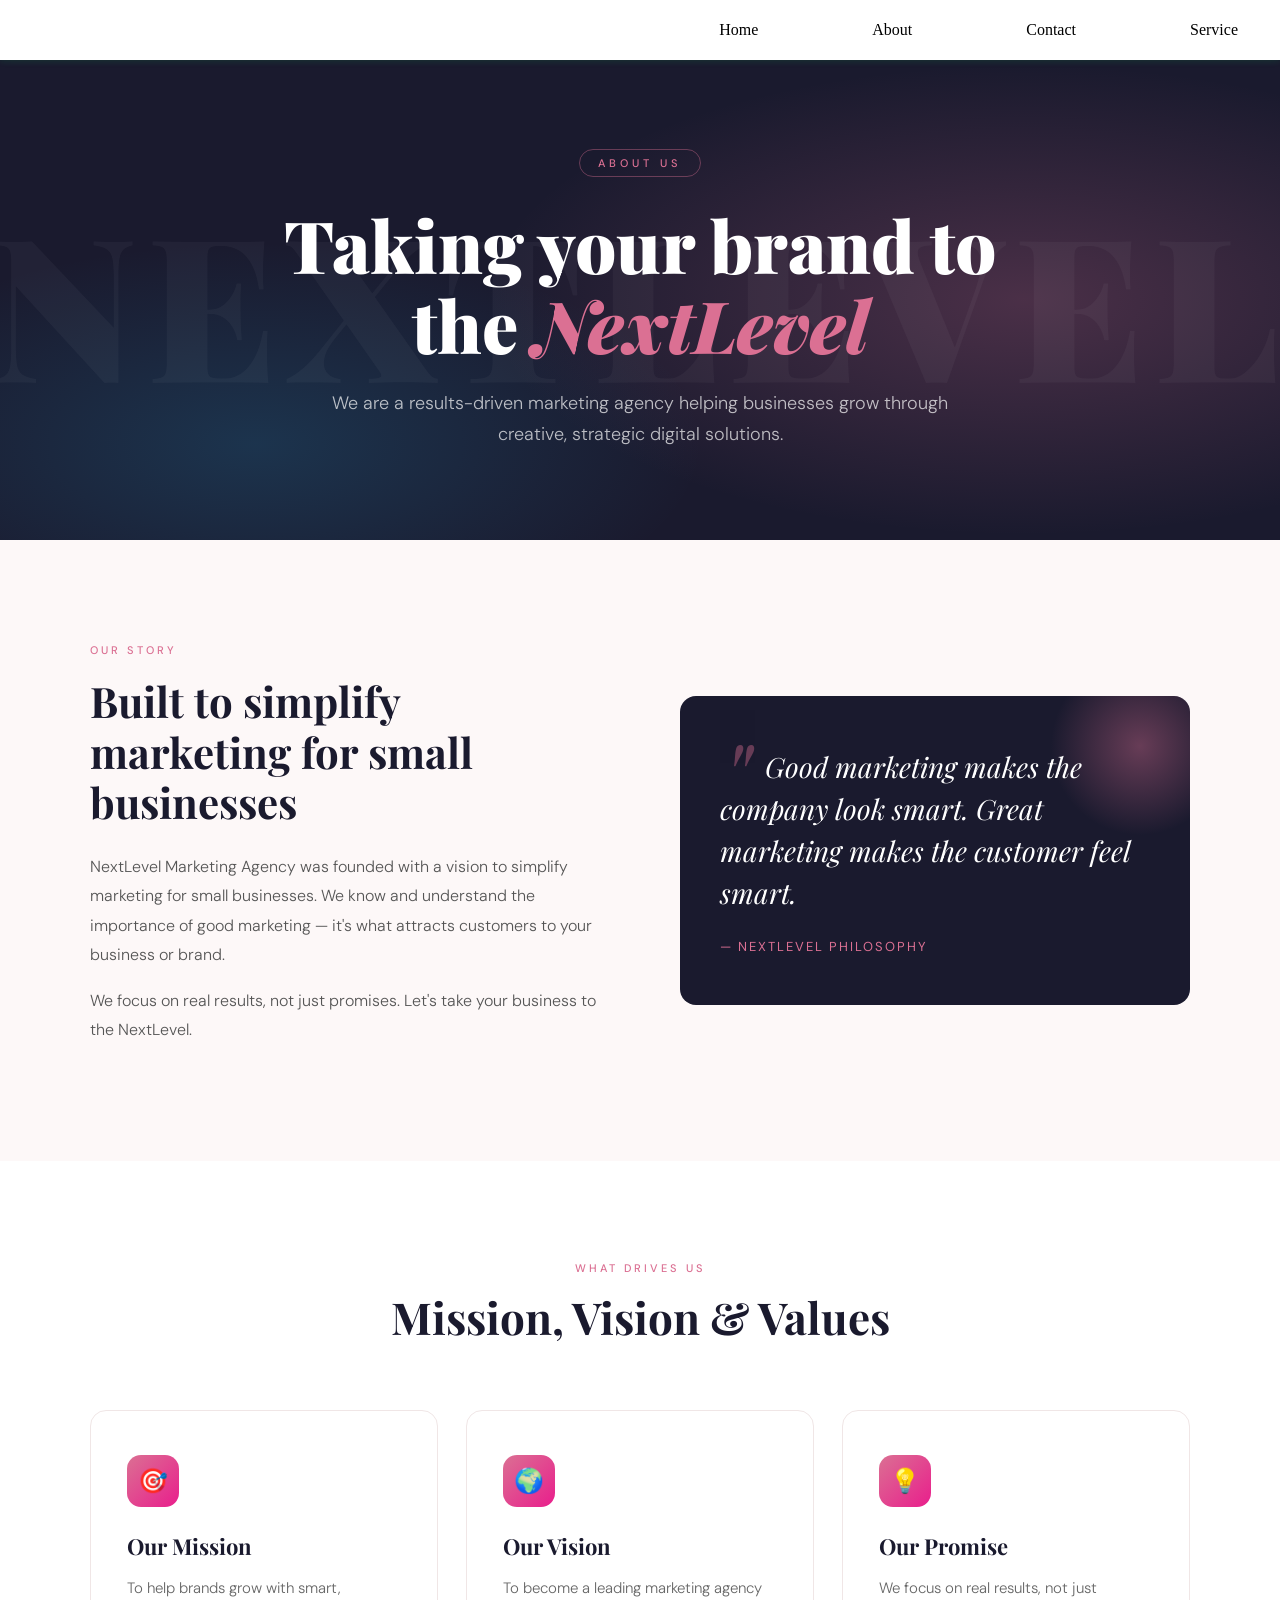
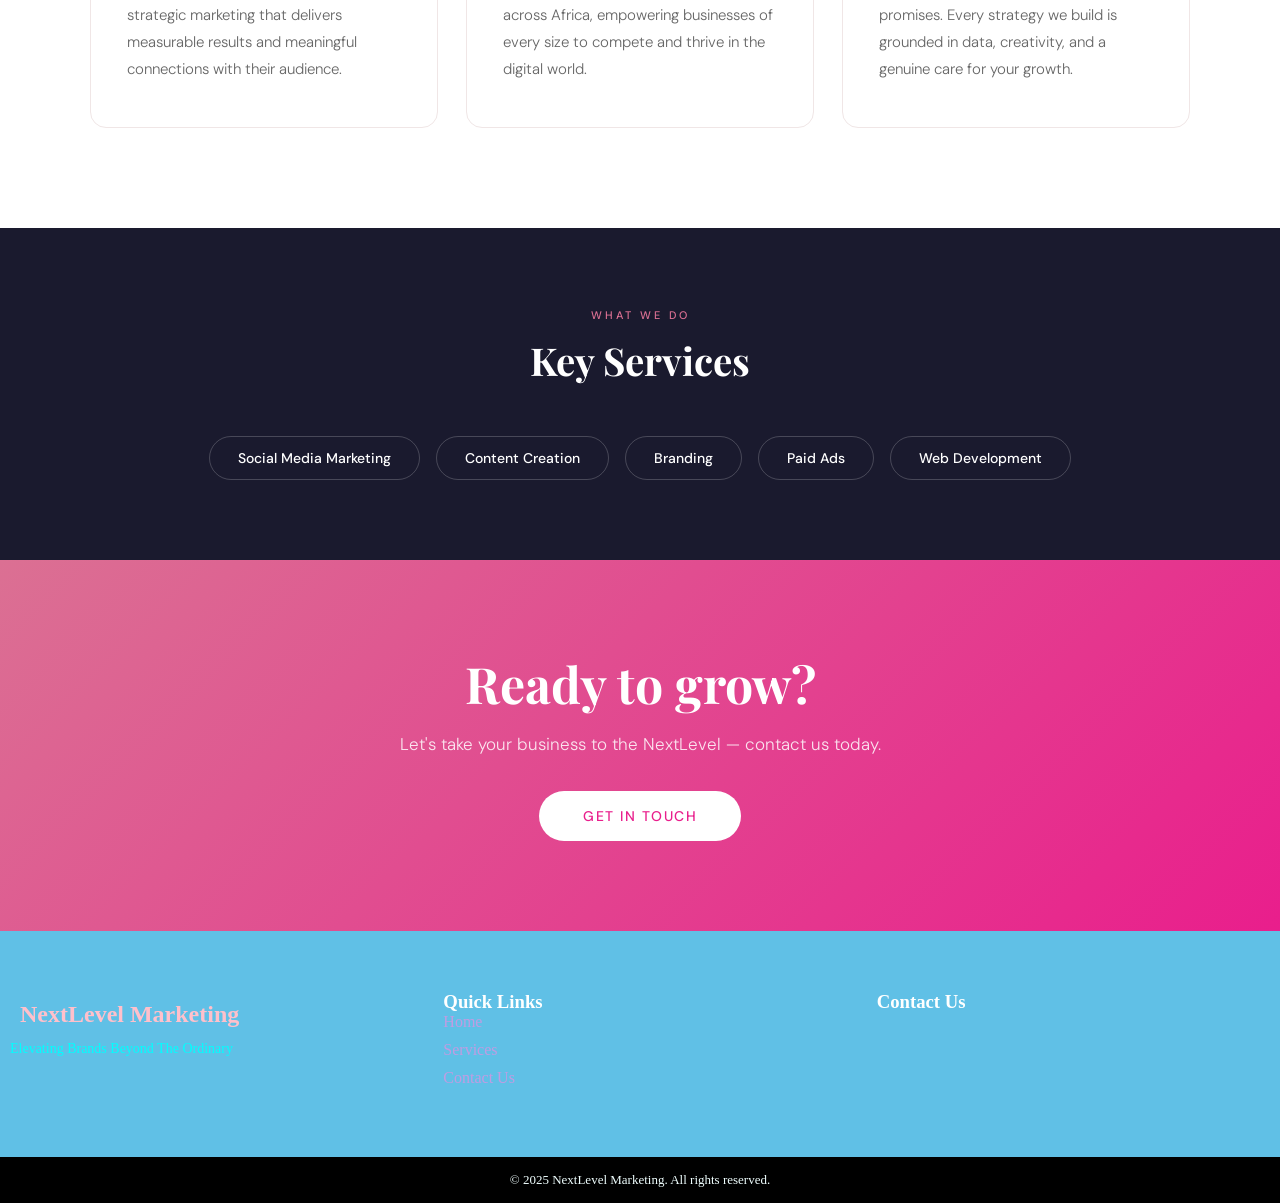
<file: About.html>
<!DOCTYPE html>
<html lang="en">

<head>
    <meta charset="UTF-8" />
    <meta name="viewport" content="width=device-width, initial-scale=1.0" />
    <link rel="stylesheet" href="./css/stylesheet.css">
    <title>About | NextLevel Marketing</title>
    <link rel="icon" href="./Icon./icon.png">
    <link href="https://fonts.googleapis.com/css2?family=Playfair+Display:ital,wght@0,700;0,900;1,700&family=DM+Sans:wght@300;400;500&display=swap" rel="stylesheet">


</head>

<!--Navigation starts-->
<nav>
    <div class="navbar">
        <a href="#" class="logo"></a>
        <div class="hamburger" id="hamburger">
            <span></span>
            <span></span>
            <span></span>
        </div>
        <ul class="nav-links" id="navLinks">
            <li><a href="./index.html">Home</a></li>
            <li><a href="./About.html">About</a></li>
            <li><a href="./Contact.html">Contact</a></li>
            <li><a href="./service.html">Service</a></li>
        </ul>
    </div>
</nav>
<!--Navigation Ends-->

<body>

    <!-- Hero -->
    <section class="about-hero">
        <div class="hero-inner">
            <span class="hero-label">About Us</span>
            <h1>Taking your brand to the <em>NextLevel</em></h1>
            <p>We are a results-driven marketing agency helping businesses grow through creative, strategic digital solutions.</p>
        </div>
    </section>

    <!-- Story -->
    <section class="about-story">
        <div class="story-grid">
            <div class="story-text">
                <p class="section-eyebrow">Our Story</p>
                <h2>Built to simplify marketing for small businesses</h2>
                <p>NextLevel Marketing Agency was founded with a vision to simplify marketing for small businesses. We know and understand the importance of good marketing — it's what attracts customers to your business or brand.</p>
                <p>We focus on real results, not just promises. Let's take your business to the NextLevel.</p>
            </div>
            <div class="story-visual">
                <div class="story-card">
                    <blockquote>
                        Good marketing makes the company look smart. Great marketing makes the customer feel smart.
                    </blockquote>
                    <cite>— NextLevel Philosophy</cite>
                </div>
            </div>
        </div>
    </section>

    <!-- Mission / Vision / Results -->
    <section class="mv-section">
        <div class="mv-inner">
            <div class="mv-header">
                <p class="section-eyebrow">What Drives Us</p>
                <h2>Mission, Vision &amp; Values</h2>
            </div>
            <div class="mv-cards">
                <div class="mv-card">
                    <div class="card-icon">🎯</div>
                    <h3>Our Mission</h3>
                    <p>To help brands grow with smart, strategic marketing that delivers measurable results and meaningful connections with their audience.</p>
                </div>
                <div class="mv-card">
                    <div class="card-icon">🌍</div>
                    <h3>Our Vision</h3>
                    <p>To become a leading marketing agency across Africa, empowering businesses of every size to compete and thrive in the digital world.</p>
                </div>
                <div class="mv-card">
                    <div class="card-icon">💡</div>
                    <h3>Our Promise</h3>
                    <p>We focus on real results, not just promises. Every strategy we build is grounded in data, creativity, and a genuine care for your growth.</p>
                </div>
            </div>
        </div>
    </section>

    <!-- Services strip -->
    <section class="services-strip">
        <div class="services-inner">
            <p class="section-eyebrow">What We Do</p>
            <h2>Key Services</h2>
            <div class="services-tags">
                <span class="service-tag">Social Media Marketing</span>
                <span class="service-tag">Content Creation</span>
                <span class="service-tag">Branding</span>
                <span class="service-tag">Paid Ads</span>
                <span class="service-tag">Web Development</span>
            </div>
        </div>
    </section>

    <!-- CTA -->
    <section class="about-cta">
        <h2>Ready to grow?</h2>
        <p>Let's take your business to the NextLevel — contact us today.</p>
        <a href="./Contact.html" class="cta-btn">Get In Touch</a>
    </section>

</body>

<footer>
    <div class="footer-logo">
        <h2>NextLevel Marketing</h2>
        <p>Elevating Brands Beyond The Ordinary</p>
    </div>

    <div class="footer-links">
        <h3>Quick Links</h3>
        <ul>
            <li><a href="#">Home</a></li>
            <li><a href="#">Services</a></li>
            <li><a href="#">Contact Us</a></li>
        </ul>
    </div>

    <div class="footer-contact">
        <h3>Contact Us</h3>
        <p></p>
    </div>
</footer>

<div class="footer-bottom">
    <p>&copy; 2025 NextLevel Marketing. All rights reserved.</p>
</div>

<script src="./javascript/script.js"></script>
</html>
</file>
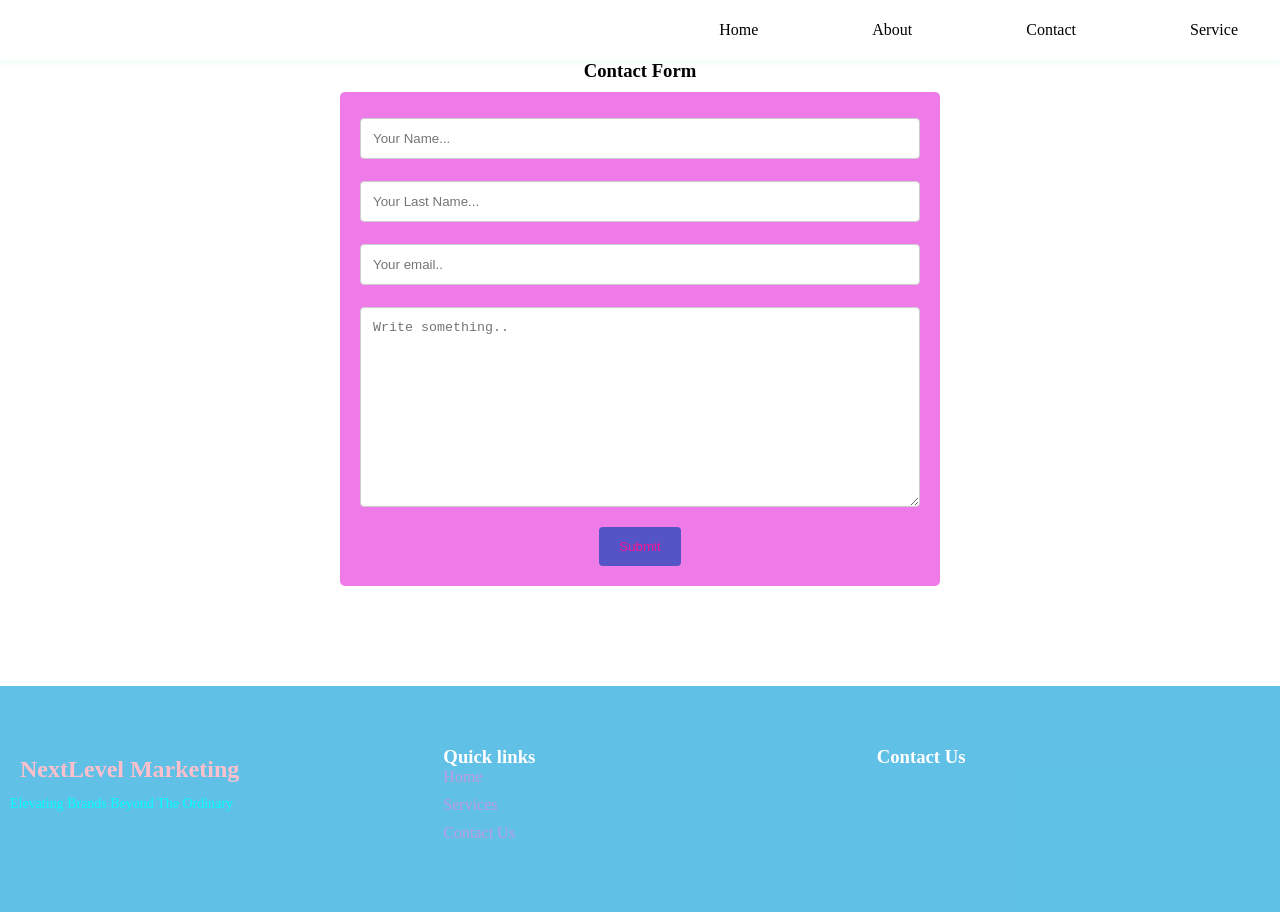
<file: contact.html>
<!DOCTYPE html>
<html>

<head>
    <meta name="viewport" content="width=device-width, initial-scale=1"> <!-- FIX: was "initial initial-scale 1" -->
    <meta charset="UTF-8">
    <link rel="stylesheet" href="./css/stylesheet.css">
</head>

<body>
    <nav>
        <div class="navbar">
            <a href="#" class="logo"> </a>
            <!--hamburger-->
            <div class="hamburger" id="hamburger">
                <span></span>
                <span></span>
                <span></span>
            </div>
            <ul class="nav-links" id="navLinks">
                <li><a href="./index.html">Home</a></li>
                
                
                <li><a href="./About.html">About</a></li>
                <li><a href="./Contact.html">Contact</a></li>
                <li><a href="./service.html">Service</a></li>
            </ul>
        </div>
    </nav>

    <center><h3>Contact Form</h3></center>

    <div class="container" id="container">
        <form>
            <input type="text" id="fname" name="firstname" placeholder="Your Name...">
            <input type="text" id="lname" name="lastname" placeholder="Your Last Name..."> <!-- FIX: "last name" → "lastname" (spaces invalid in name attribute) -->
            <input id="ename" type="email" name="email" placeholder="Your email.."> <!-- FIX: type="text" → type="email" -->
            <textarea id="subject" name="subject" placeholder="Write something.." style="height: 200px;"></textarea>
            <center><input type="submit" value="Submit" id="submit"></center> <!-- FIX: missing closing > on input tag -->
        </form>
    </div>

    <footer> <!-- FIX: moved footer inside </body> -->
        <div class="footer-logo">
            <h2>NextLevel Marketing</h2>
            <p>Elevating Brands Beyond The Ordinary</p>
        </div>
        <div class="footer-links">
            <h3>Quick links</h3>
            <ul>
                <li><a href="#">Home</a></li>
                <li><a href="#">Services</a></li>
                <li><a href="#">Contact Us</a></li>
            </ul>
        </div>
        <div class="footer-contact">
            <h3>Contact Us</h3>
            <p> </p>
        </div>
    </footer>


       
</body>
<script src="./javascript/script.js"></script>
</html>
</file>
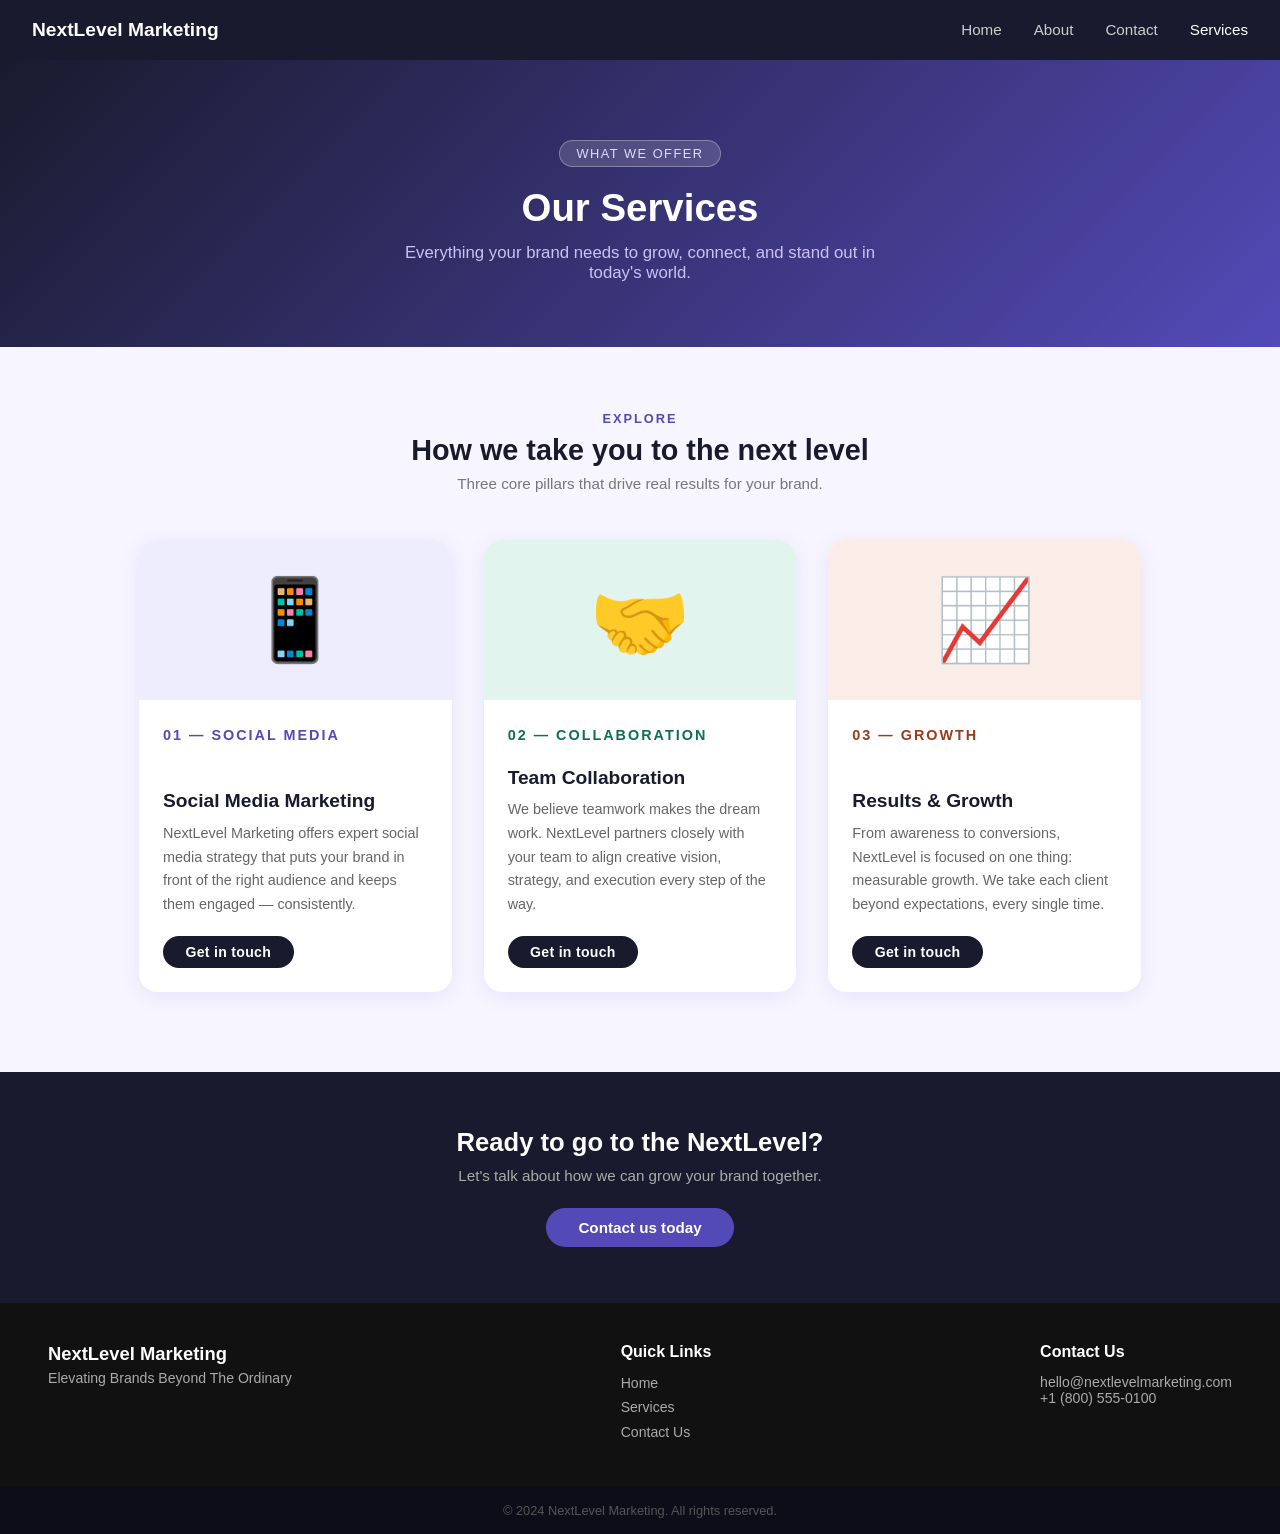
<file: service.html>
<!DOCTYPE html>
<html lang="en">
<head>
  <meta charset="UTF-8" />
  <meta name="viewport" content="width=device-width, initial-scale=1.0" />
  <title>Services — NextLevel Marketing</title>
  <style>
    *, *::before, *::after { box-sizing: border-box; margin: 0; padding: 0; }

    body {
      font-family: Arial, sans-serif;
      background: #f7f5ff;
      color: #222;
    }

    /* ── Nav ── */
    nav { background: #1a1a2e; position: sticky; top: 0; z-index: 100; }

    .navbar {
      display: flex;
      align-items: center;
      justify-content: space-between;
      padding: 0 2rem;
      height: 60px;
    }

    .logo {
      font-size: 1.2rem;
      font-weight: 700;
      color: #fff;
      text-decoration: none;
    }
    .logo::after { content: "NextLevel Marketing"; }

    .nav-links { list-style: none; display: flex; gap: 2rem; }
    .nav-links a { color: #ccc; text-decoration: none; font-size: 0.95rem; transition: color 0.2s; }
    .nav-links a:hover, .nav-links a.active { color: #fff; }

    .hamburger { display: none; flex-direction: column; gap: 5px; cursor: pointer; }
    .hamburger span { display: block; width: 25px; height: 2px; background: #fff; transition: all 0.3s; }

    @media (max-width: 640px) {
      .hamburger { display: flex; }
      .nav-links {
        display: none; flex-direction: column; gap: 0;
        background: #1a1a2e; position: absolute; top: 60px;
        left: 0; width: 100%; padding: 1rem 2rem;
      }
      .nav-links.open { display: flex; }
      .nav-links li { padding: 0.6rem 0; border-bottom: 1px solid #333; }
    }

    /* ── Hero Banner ── */
    .hero {
      background: linear-gradient(135deg, #1a1a2e 0%, #534AB7 100%);
      color: #fff;
      text-align: center;
      padding: 5rem 2rem 4rem;
    }

    .hero-badge {
      display: inline-block;
      background: rgba(255,255,255,0.15);
      border: 1px solid rgba(255,255,255,0.3);
      border-radius: 20px;
      font-size: 0.8rem;
      letter-spacing: 1.5px;
      text-transform: uppercase;
      padding: 0.3rem 1rem;
      margin-bottom: 1.2rem;
      color: #e0d9ff;
    }

    .hero h1 { font-size: 2.4rem; margin-bottom: 0.8rem; font-weight: 700; }
    .hero p   { font-size: 1.05rem; color: #c9c3f5; max-width: 520px; margin: 0 auto; }

    /* ── Services Grid ── */
    .services-section {
      max-width: 1050px;
      margin: 0 auto;
      padding: 4rem 1.5rem 5rem;
    }

    .section-label {
      text-align: center;
      font-size: 0.8rem;
      letter-spacing: 2px;
      text-transform: uppercase;
      color: #534AB7;
      font-weight: 700;
      margin-bottom: 0.5rem;
    }

    .section-title {
      text-align: center;
      font-size: 1.8rem;
      color: #1a1a2e;
      margin-bottom: 0.5rem;
    }

    .section-sub {
      text-align: center;
      color: #777;
      font-size: 0.95rem;
      margin-bottom: 3rem;
    }

    .cards-grid {
      display: grid;
      grid-template-columns: repeat(auto-fit, minmax(280px, 1fr));
      gap: 2rem;
    }

    .service-card {
      background: #fff;
      border-radius: 18px;
      overflow: hidden;
      box-shadow: 0 4px 20px rgba(83,74,183,0.1);
      transition: transform 0.25s, box-shadow 0.25s;
      display: flex;
      flex-direction: column;
    }

    .service-card:hover {
      transform: translateY(-6px);
      box-shadow: 0 12px 32px rgba(83,74,183,0.18);
    }

    .card-icon-wrap {
      height: 160px;
      display: flex;
      align-items: center;
      justify-content: center;
      font-size: 5rem;
    }

    .card-icon-wrap.purple { background: #EEEDFE; }
    .card-icon-wrap.teal   { background: #E1F5EE; }
    .card-icon-wrap.coral  { background: #FAECE7; }

    .card-body { padding: 1.5rem; flex: 1; display: flex; flex-direction: column; }

    .card-number {
      font-size: 0.72rem;
      font-weight: 700;
      letter-spacing: 2px;
      text-transform: uppercase;
      margin-bottom: 0.5rem;
    }

    .card-number.purple { color: #534AB7; }
    .card-number.teal   { color: #0F6E56; }
    .card-number.coral  { color: #993C1D; }

    .card-body h2 {
      font-size: 1.2rem;
      color: #1a1a2e;
      margin-bottom: 0.6rem;
    }

    .card-body p {
      font-size: 0.9rem;
      color: #666;
      line-height: 1.65;
      flex: 1;
      margin-bottom: 1.2rem;
    }

    .card-btn {
      align-self: flex-start;
      padding: 0.5rem 1.4rem;
      background: #1a1a2e;
      color: #fff;
      border: none;
      border-radius: 30px;
      cursor: pointer;
      font-size: 0.88rem;
      font-weight: 600;
      letter-spacing: 0.3px;
      transition: background 0.2s, transform 0.15s;
    }

    .card-btn:hover { background: #534AB7; transform: scale(1.04); }

    /* ── CTA strip ── */
    .cta-strip {
      background: #1a1a2e;
      text-align: center;
      padding: 3.5rem 2rem;
      color: #fff;
    }

    .cta-strip h2 { font-size: 1.6rem; margin-bottom: 0.6rem; }
    .cta-strip p  { color: #aaa; font-size: 0.95rem; margin-bottom: 1.5rem; }

    .cta-btn {
      display: inline-block;
      padding: 0.7rem 2rem;
      background: #534AB7;
      color: #fff;
      border: none;
      border-radius: 30px;
      font-size: 0.95rem;
      font-weight: 600;
      cursor: pointer;
      text-decoration: none;
      transition: background 0.2s, transform 0.15s;
    }

    .cta-btn:hover { background: #7F77DD; transform: scale(1.04); }

    /* ── Footer ── */
    footer {
      background: #111;
      color: #ccc;
      display: flex;
      flex-wrap: wrap;
      justify-content: space-between;
      gap: 2rem;
      padding: 2.5rem 3rem;
    }

    footer h2 { color: #fff; font-size: 1.15rem; margin-bottom: 0.3rem; }
    footer h3 { color: #fff; font-size: 1rem; margin-bottom: 0.8rem; }
    footer p  { font-size: 0.88rem; color: #aaa; }

    .footer-links ul { list-style: none; }
    .footer-links li { margin-bottom: 0.4rem; }
    .footer-links a  { color: #aaa; text-decoration: none; font-size: 0.88rem; transition: color 0.2s; }
    .footer-links a:hover { color: #fff; }

    .footer-bottom {
      background: #0d0d1a;
      text-align: center;
      padding: 1rem;
      font-size: 0.8rem;
      color: #555;
    }
  </style>
</head>
<body>

  <!-- Nav -->
  <nav>
    <div class="navbar">
      <a href="index.html" class="logo"></a>
      <div class="hamburger" id="hamburger">
        <span></span><span></span><span></span>
      </div>
      <ul class="nav-links" id="navLinks">
        <li><a href="index.html">Home</a></li>
        <li><a href="About.html">About</a></li>
        <li><a href="Contact.html">Contact</a></li>
        <li><a href="service.html" class="active">Services</a></li>
      </ul>
    </div>
  </nav>

  <!-- Hero -->
  <div class="hero">
    <div class="hero-badge">What we offer</div>
    <h1>Our Services</h1>
    <p>Everything your brand needs to grow, connect, and stand out in today's world.</p>
  </div>

  <!-- Cards -->
  <section class="services-section">
    <p class="section-label">Explore</p>
    <h2 class="section-title">How we take you to the next level</h2>
    <p class="section-sub">Three core pillars that drive real results for your brand.</p>

    <div class="cards-grid">

      <div class="service-card">
        <div class="card-icon-wrap purple">📱</div>
        <div class="card-body">
          <p class="card-number purple">01 — Social Media</p>
          <h2>Social Media Marketing</h2>
          <p>NextLevel Marketing offers expert social media strategy that puts your brand in front of the right audience and keeps them engaged — consistently.</p>
          <button class="card-btn" onclick="window.location='Contact.html'">Get in touch</button>
        </div>
      </div>

      <div class="service-card">
        <div class="card-icon-wrap teal">🤝</div>
        <div class="card-body">
          <p class="card-number teal">02 — Collaboration</p>
          <h2>Team Collaboration</h2>
          <p>We believe teamwork makes the dream work. NextLevel partners closely with your team to align creative vision, strategy, and execution every step of the way.</p>
          <button class="card-btn" onclick="window.location='Contact.html'">Get in touch</button>
        </div>
      </div>

      <div class="service-card">
        <div class="card-icon-wrap coral">📈</div>
        <div class="card-body">
          <p class="card-number coral">03 — Growth</p>
          <h2>Results &amp; Growth</h2>
          <p>From awareness to conversions, NextLevel is focused on one thing: measurable growth. We take each client beyond expectations, every single time.</p>
          <button class="card-btn" onclick="window.location='Contact.html'">Get in touch</button>
        </div>
      </div>

    </div>
  </section>

  <!-- CTA -->
  <div class="cta-strip">
    <h2>Ready to go to the NextLevel?</h2>
    <p>Let's talk about how we can grow your brand together.</p>
    <a class="cta-btn" href="Contact.html">Contact us today</a>
  </div>

  <!-- Footer -->
  <footer>
    <div class="footer-logo">
      <h2>NextLevel Marketing</h2>
      <p>Elevating Brands Beyond The Ordinary</p>
    </div>
    <div class="footer-links">
      <h3>Quick Links</h3>
      <ul>
        <li><a href="index.html">Home</a></li>
        <li><a href="service.html">Services</a></li>
        <li><a href="Contact.html">Contact Us</a></li>
      </ul>
    </div>
    <div class="footer-contact">
      <h3>Contact Us</h3>
      <p>hello@nextlevelmarketing.com</p>
      <p>+1 (800) 555-0100</p>
    </div>
  </footer>
  <div class="footer-bottom">© 2024 NextLevel Marketing. All rights reserved.</div>

  <script>
    const hamburger = document.getElementById('hamburger');
    const navLinks  = document.getElementById('navLinks');
    hamburger.addEventListener('click', () => navLinks.classList.toggle('open'));
  </script>

</body>
</html>
</file>
<file: css/stylesheet.css>
* {
     margin: 0;
     padding: 0;
     box-sizing: border-box;
 }

 /*Styling slide show here!*/
 .slideshow-container {
     position: relative;
     margin: 5px 0 0 0;
     max-height: 500px;
 }

 .myslides {
     display: none;
 }

 .prev,
 .next {
     cursor: pointer;
     position: absolute;
     top: 50px;
     width: auto;
     margin-top: -22px;
     padding: 16px;
     color: #fcfbfb;
     font-weight: bold;
     font-size: 18px;
     transition: 0.6s ease; /* FIX: was "0, 6s ease" */
     border-radius: 0 3px 3px 0;
     user-select: none;
 }

 .next {
     right: 0;
     border-radius: 3px 0 0 3px;
 }

 .prev:hover, /* FIX: missing comma — was ".prev:hover .next:hover" (descendant selector) */
 .next:hover {
     background-color: black;
 }

 .text {
     color: aliceblue;
     font-size: 15px;
     padding: 8px 12px;
     position: absolute;
     bottom: 8px;
     width: 100%;
 }

 .numbertext {
     color: aliceblue;
     font-size: 12px;
     position: absolute;
     top: 0;
 }

 .dot {
     cursor: pointer;
     height: 15px;
     width: 15px;
     margin: 0 2px;
     background-color: aliceblue;
     border-radius: 50px;
     display: inline-block;
     transition: background-color 0.6s ease;
 }

 .active,
 .dot:hover {
     background-color: azure;
 }

 .fade {
     animation-name: fade;
     animation-duration: 1.5s;
 }

 @keyframes fade {
     from { /* FIX: was "form" (typo) */
         opacity: .4;
     }
     to {
         opacity: 1;
     }
 }

 body {
     font-family: Cambria, Cochin, Georgia, Times, 'Times New Roman', serif;
     background-color: white;
 }

 nav {
     background-color: white;
     box-shadow: 0 2px 6px rgba(3, 238, 101, 0.1); /* FIX: was "white(...)" — invalid */
     position: sticky;
     top: 0;
     z-index: 1000;
 }

 .navbar {
     display: flex;
     justify-content: space-between;
     align-items: center;
     padding: 0 30px;
     height: 60px;
 }

 .nav-links {
     list-style: none;
     display: flex;
     gap: 90px;
 }

 .nav-links li {
     position: relative;
 }

 .nav-links a {
     color: black;
     text-decoration: none;
     padding: 8px 12px;
     display: block;
     transition: background 0.10s;
 }

 .nav-links a:hover {
     background-color: palevioletred;
     border-radius: 4px; /* FIX: was "border: radius 4px" */
 }

 .submenu {
     display: none;
     position: absolute;
     top: 100%;
     left: 0%;
     background-color: palevioletred;
     list-style: none;
     min-width: 4px;
     border-radius: 4px;
     z-index: 100;
 }

 .submenu li a {
     padding: 10px 15px;
     color: black;
 }

 .submenu li a:hover {
     background-color: black;
 }

 @media (min-width: 769px) {
     .nav-links li:hover > .submenu {
         display: block;
     }
 }

 /*Hamburger menu*/
 .hamburger {
     display: none;
     flex-direction: column;
     cursor: pointer;
 }

 .hamburger span {
     height: 3px;
     width: 25px;
     background: grey;
     margin: 4px 0;
     transition: 0.3s;
 }

 @media (max-width: 768px) { /* FIX: was "768" — missing px unit, so rule never applied */
     .hamburger {
         display: flex;
     }

     .nav-links {
         position: absolute;
         top: 60px;
         left: 0;
         background-color: rgb(240, 223, 223);
         width: 100%; /* FIX: was "100" — missing % unit */
         flex-direction: column;
         gap: 0;
         max-height: 0;
         overflow: hidden;
         transition: max-height 0.3s ease-out;
     }

     .nav-links a:hover {
         background-color: azure;
         border-radius: 4px;
     }

     .nav-links.open {
         max-height: 500px;
     }

     .nav-links li {
         width: 100%;
     }

     .submenu {
         position: static;
         display: none;
         background-color: darkorchid;
     }

     .submenu.open {
         display: block;
         padding: 15px;
     }
 }

 .hamburger.active span:nth-child(1) {
     transform: rotate(45deg) translate(5px, 5px);
 }

 .hamburger.active span:nth-child(2) {
     opacity: 0;
 }

 .hamburger.active span:nth-child(3) { /* FIX: was ".hamburger.ativity" (typo) — close X animation never triggered */
     transform: rotate(-45deg) translate(5px, 5px);
 }

 /*Contact Us Page CSS*/
 #fname,
 #lname,
 #ename,
 #subject {
     width: 100%;
     padding: 12px;
     border: 1px solid #ccc;
     border-radius: 4px;
     box-sizing: border-box;
     margin-top: 6px;
     margin-bottom: 16px;
     resize: vertical;
 }

 #submit {
     background-color: rgb(84, 84, 199);
     color: deeppink;
     padding: 12px 20px;
     border: none;
     border-radius: 4px;
     cursor: pointer;
 }

 #lname:hover,
 #fname:hover,
 #ename:hover,
 #subject:hover {
     background-color: rgba(243, 233, 233, 0.877);
 }

 .container {
     border-radius: 5px;
     background-color: rgb(238, 123, 232);
     padding: 20px;
     max-width: 600px;
     width: 90%;
     margin: 10px auto 100px auto;
 }

 @media (max-width: 600px) {
     .container {
         width: 95%;
         padding: 16px;
         margin: 10px auto 40px auto;
         border-radius: 8px;
     }

     #fname,
     #lname,
     #ename,
     #subject {
         font-size: 16px; /* prevents iOS auto-zoom on focus */
     }

     #submit {
         width: 100%;
         padding: 14px;
         font-size: 16px;
     }
 }

 /*Footer styling starts here!*/
 footer {
     background-color: rgba(36, 169, 221, 0.726);
     color: white;
     padding: 60px 10px;
     display: grid;
     grid-template-columns: repeat(auto-fit, minmax(250px, 1fr));
     gap: 40px;
 }

 .footer-logo h2 {
     font-size: 24px;
     margin: 10px;
     color: pink;
 }

 .footer-logo p {
     font-size: 14px;
     line-height: 1.6;
     color: aqua;
 }

 .footer-links ul {
     list-style: none;
     padding: 0;
 }

 .footer-links ul li {
     margin-bottom: 10px;
 }

 .footer-links ul li a {
     color: rgb(192, 156, 226);
     text-decoration: none;
     transition: color 0.3s;
 }

 .footer-links ul li a:hover {
     color: cyan;
 }

 .footer-contact p { /* FIX: was ".footer.contact p" (wrong selector — dot instead of hyphen) */
     font-size: 14px; /* FIX: was "font: size 14px" (invalid shorthand) */
     margin: 8px 0;
 }

 .footer-social a {
     display: inline-block;
     margin-right: 10px;
     color: rgb(247, 81, 114);
     font-size: 20px;
     text-decoration: none;
 }

 .footer-newsletter input[type="email"] {
     padding: 10px;
     width: 70%;
     border: none;
     border-radius: 4px 0 0 4px;
 }

 .footer-newsletter button {
     padding: 10px;
     border: none;
     background-color: rgb(190, 190, 229);
     color: rgb(19, 11, 1);
     border-radius: 0 4px 4px 0;
     cursor: pointer;
     transition: background-color 0.3s;
 }

 .footer-newsletter button:hover {
     background-color: aquamarine;
 }

 .footer-bottom {
     background-color: black;
     text-align: center;
     padding: 15px;
     font-size: 13px;
     color: azure;
 }

 @media (max-width: 768px) {
     footer {
         text-align: center;
     }

     .footer-newsletter input[type="email"] {
         width: 100%;
         border-radius: 4px;
         margin-bottom: 10px;
     }

     .footer-newsletter button {
         width: 100%;
         border-radius: 4px;
     }
 }

 /* ── About Page ── */
 :root {
     --brand-pink: palevioletred;
     --brand-teal: rgba(36, 169, 221, 0.9);
     --brand-dark: #1a1a2e;
     --brand-light: #fdf8f8;
     --accent: #e91e8c;
 }

 /* ── Hero ── */
 .about-hero {
     background: var(--brand-dark);
     min-height: 480px;
     display: flex;
     align-items: center;
     justify-content: center;
     position: relative;
     overflow: hidden;
     padding: 80px 40px;
 }

 .about-hero::before {
     content: '';
     position: absolute;
     inset: 0;
     background:
         radial-gradient(ellipse 60% 70% at 80% 50%, rgba(219,112,147,.25) 0%, transparent 70%),
         radial-gradient(ellipse 50% 60% at 20% 80%, rgba(36,169,221,.18) 0%, transparent 70%);
 }

 .about-hero::after {
     content: 'NEXTLEVEL';
     position: absolute;
     font-family: 'Playfair Display', serif;
     font-size: clamp(80px, 16vw, 200px);
     font-weight: 900;
     color: rgba(255,255,255,.04);
     letter-spacing: 10px;
     pointer-events: none;
     white-space: nowrap;
 }

 .hero-inner {
     position: relative;
     z-index: 1;
     text-align: center;
     max-width: 820px;
 }

 .hero-label {
     display: inline-block;
     font-family: 'DM Sans', sans-serif;
     font-size: 11px;
     font-weight: 500;
     letter-spacing: 4px;
     text-transform: uppercase;
     color: var(--brand-pink);
     border: 1px solid rgba(219,112,147,.4);
     padding: 6px 18px;
     border-radius: 20px;
     margin-bottom: 28px;
     animation: fadeUp 0.6s ease both;
 }

 .hero-inner h1 {
     font-family: 'Playfair Display', serif;
     font-size: clamp(38px, 6vw, 72px);
     font-weight: 900;
     color: #fff;
     line-height: 1.1;
     margin-bottom: 24px;
     animation: fadeUp 0.7s 0.1s ease both;
 }

 .hero-inner h1 em {
     font-style: italic;
     color: var(--brand-pink);
 }

 .hero-inner p {
     font-family: 'DM Sans', sans-serif;
     font-size: clamp(15px, 2vw, 18px);
     color: rgba(255,255,255,.7);
     line-height: 1.75;
     max-width: 620px;
     margin: 0 auto;
     font-weight: 300;
     animation: fadeUp 0.7s 0.2s ease both;
 }

 /* ── Story section ── */
 .about-story {
     background: var(--brand-light);
     padding: 100px 40px;
 }

 .story-grid {
     max-width: 1100px;
     margin: 0 auto;
     display: grid;
     grid-template-columns: 1fr 1fr;
     gap: 80px;
     align-items: center;
 }

 .story-text .section-eyebrow {
     font-family: 'DM Sans', sans-serif;
     font-size: 11px;
     letter-spacing: 3px;
     text-transform: uppercase;
     color: var(--brand-pink);
     font-weight: 500;
     margin-bottom: 16px;
 }

 .story-text h2 {
     font-family: 'Playfair Display', serif;
     font-size: clamp(28px, 3.5vw, 42px);
     font-weight: 700;
     color: var(--brand-dark);
     line-height: 1.2;
     margin-bottom: 24px;
 }

 .story-text p {
     font-family: 'DM Sans', sans-serif;
     font-size: 16px;
     color: #555;
     line-height: 1.85;
     font-weight: 300;
     margin-bottom: 16px;
 }

 .story-visual {
     position: relative;
 }

 .story-card {
     background: var(--brand-dark);
     border-radius: 16px;
     padding: 50px 40px;
     color: white;
     position: relative;
     overflow: hidden;
 }

 .story-card::before {
     content: '';
     position: absolute;
     top: -40px;
     right: -40px;
     width: 180px;
     height: 180px;
     background: radial-gradient(circle, rgba(219,112,147,.4) 0%, transparent 70%);
     border-radius: 50%;
 }

 .story-card blockquote {
     font-family: 'Playfair Display', serif;
     font-size: clamp(20px, 2.5vw, 28px);
     font-style: italic;
     line-height: 1.5;
     color: #fff;
     position: relative;
     z-index: 1;
 }

 .story-card blockquote::before {
     content: '"';
     font-size: 100px;
     color: var(--brand-pink);
     opacity: .4;
     line-height: 0;
     vertical-align: -40px;
     margin-right: 8px;
     font-family: 'Playfair Display', serif;
 }

 .story-card cite {
     display: block;
     font-family: 'DM Sans', sans-serif;
     font-style: normal;
     font-size: 13px;
     letter-spacing: 2px;
     text-transform: uppercase;
     color: var(--brand-pink);
     margin-top: 24px;
 }

 /* ── Mission / Vision ── */
 .mv-section {
     background: #fff;
     padding: 100px 40px;
 }

 .mv-inner {
     max-width: 1100px;
     margin: 0 auto;
 }

 .mv-header {
     text-align: center;
     margin-bottom: 64px;
 }

 .mv-header .section-eyebrow {
     font-family: 'DM Sans', sans-serif;
     font-size: 11px;
     letter-spacing: 3px;
     text-transform: uppercase;
     color: var(--brand-pink);
     font-weight: 500;
     margin-bottom: 12px;
 }

 .mv-header h2 {
     font-family: 'Playfair Display', serif;
     font-size: clamp(28px, 3.5vw, 44px);
     color: var(--brand-dark);
     font-weight: 700;
 }

 .mv-cards {
     display: grid;
     grid-template-columns: repeat(auto-fit, minmax(280px, 1fr));
     gap: 28px;
 }

 .mv-card {
     border: 1.5px solid #f0e6e6;
     border-radius: 16px;
     padding: 44px 36px;
     position: relative;
     transition: transform 0.3s ease, box-shadow 0.3s ease;
 }

 .mv-card:hover {
     transform: translateY(-6px);
     box-shadow: 0 20px 50px rgba(219,112,147,.12);
 }

 .mv-card .card-icon {
     width: 52px;
     height: 52px;
     background: linear-gradient(135deg, var(--brand-pink), var(--accent));
     border-radius: 14px;
     display: flex;
     align-items: center;
     justify-content: center;
     font-size: 24px;
     margin-bottom: 24px;
 }

 .mv-card h3 {
     font-family: 'Playfair Display', serif;
     font-size: 22px;
     color: var(--brand-dark);
     margin-bottom: 14px;
 }

 .mv-card p {
     font-family: 'DM Sans', sans-serif;
     font-size: 15px;
     color: #666;
     line-height: 1.8;
     font-weight: 300;
 }

 /* ── Services strip ── */
 .services-strip {
     background: var(--brand-dark);
     padding: 80px 40px;
 }

 .services-inner {
     max-width: 1100px;
     margin: 0 auto;
     text-align: center;
 }

 .services-inner .section-eyebrow {
     font-family: 'DM Sans', sans-serif;
     font-size: 11px;
     letter-spacing: 3px;
     text-transform: uppercase;
     color: var(--brand-pink);
     font-weight: 500;
     margin-bottom: 12px;
 }

 .services-inner h2 {
     font-family: 'Playfair Display', serif;
     font-size: clamp(26px, 3vw, 40px);
     color: #fff;
     margin-bottom: 50px;
 }

 .services-tags {
     display: flex;
     flex-wrap: wrap;
     gap: 16px;
     justify-content: center;
 }

 .service-tag {
     font-family: 'DM Sans', sans-serif;
     font-size: 14px;
     font-weight: 500;
     color: #fff;
     border: 1.5px solid rgba(255,255,255,.2);
     padding: 12px 28px;
     border-radius: 40px;
     transition: all 0.3s ease;
     cursor: default;
 }

 .service-tag:hover {
     background: var(--brand-pink);
     border-color: var(--brand-pink);
     transform: scale(1.04);
 }

 /* ── CTA ── */
 .about-cta {
     background: linear-gradient(135deg, var(--brand-pink) 0%, var(--accent) 100%);
     padding: 90px 40px;
     text-align: center;
 }

 .about-cta h2 {
     font-family: 'Playfair Display', serif;
     font-size: clamp(28px, 4vw, 50px);
     color: #fff;
     margin-bottom: 16px;
 }

 .about-cta p {
     font-family: 'DM Sans', sans-serif;
     font-size: 17px;
     color: rgba(255,255,255,.85);
     margin-bottom: 36px;
     font-weight: 300;
 }

 .cta-btn {
     display: inline-block;
     font-family: 'DM Sans', sans-serif;
     font-size: 14px;
     font-weight: 500;
     letter-spacing: 1.5px;
     text-transform: uppercase;
     color: var(--accent);
     background: #fff;
     padding: 16px 44px;
     border-radius: 40px;
     text-decoration: none;
     transition: transform 0.25s, box-shadow 0.25s;
 }

 .cta-btn:hover {
     transform: translateY(-3px);
     box-shadow: 0 12px 36px rgba(0,0,0,.2);
 }

 /* ── Animation ── */
 @keyframes fadeUp {
     from { opacity: 0; transform: translateY(24px); }
     to   { opacity: 1; transform: translateY(0); }
 }

 /* ── About Page Responsive ── */
 @media (max-width: 768px) {
     .story-grid {
         grid-template-columns: 1fr;
         gap: 48px;
     }

     .about-hero, .about-story, .mv-section, .services-strip, .about-cta {
         padding-left: 24px;
         padding-right: 24px;
     }
 }
</file>
